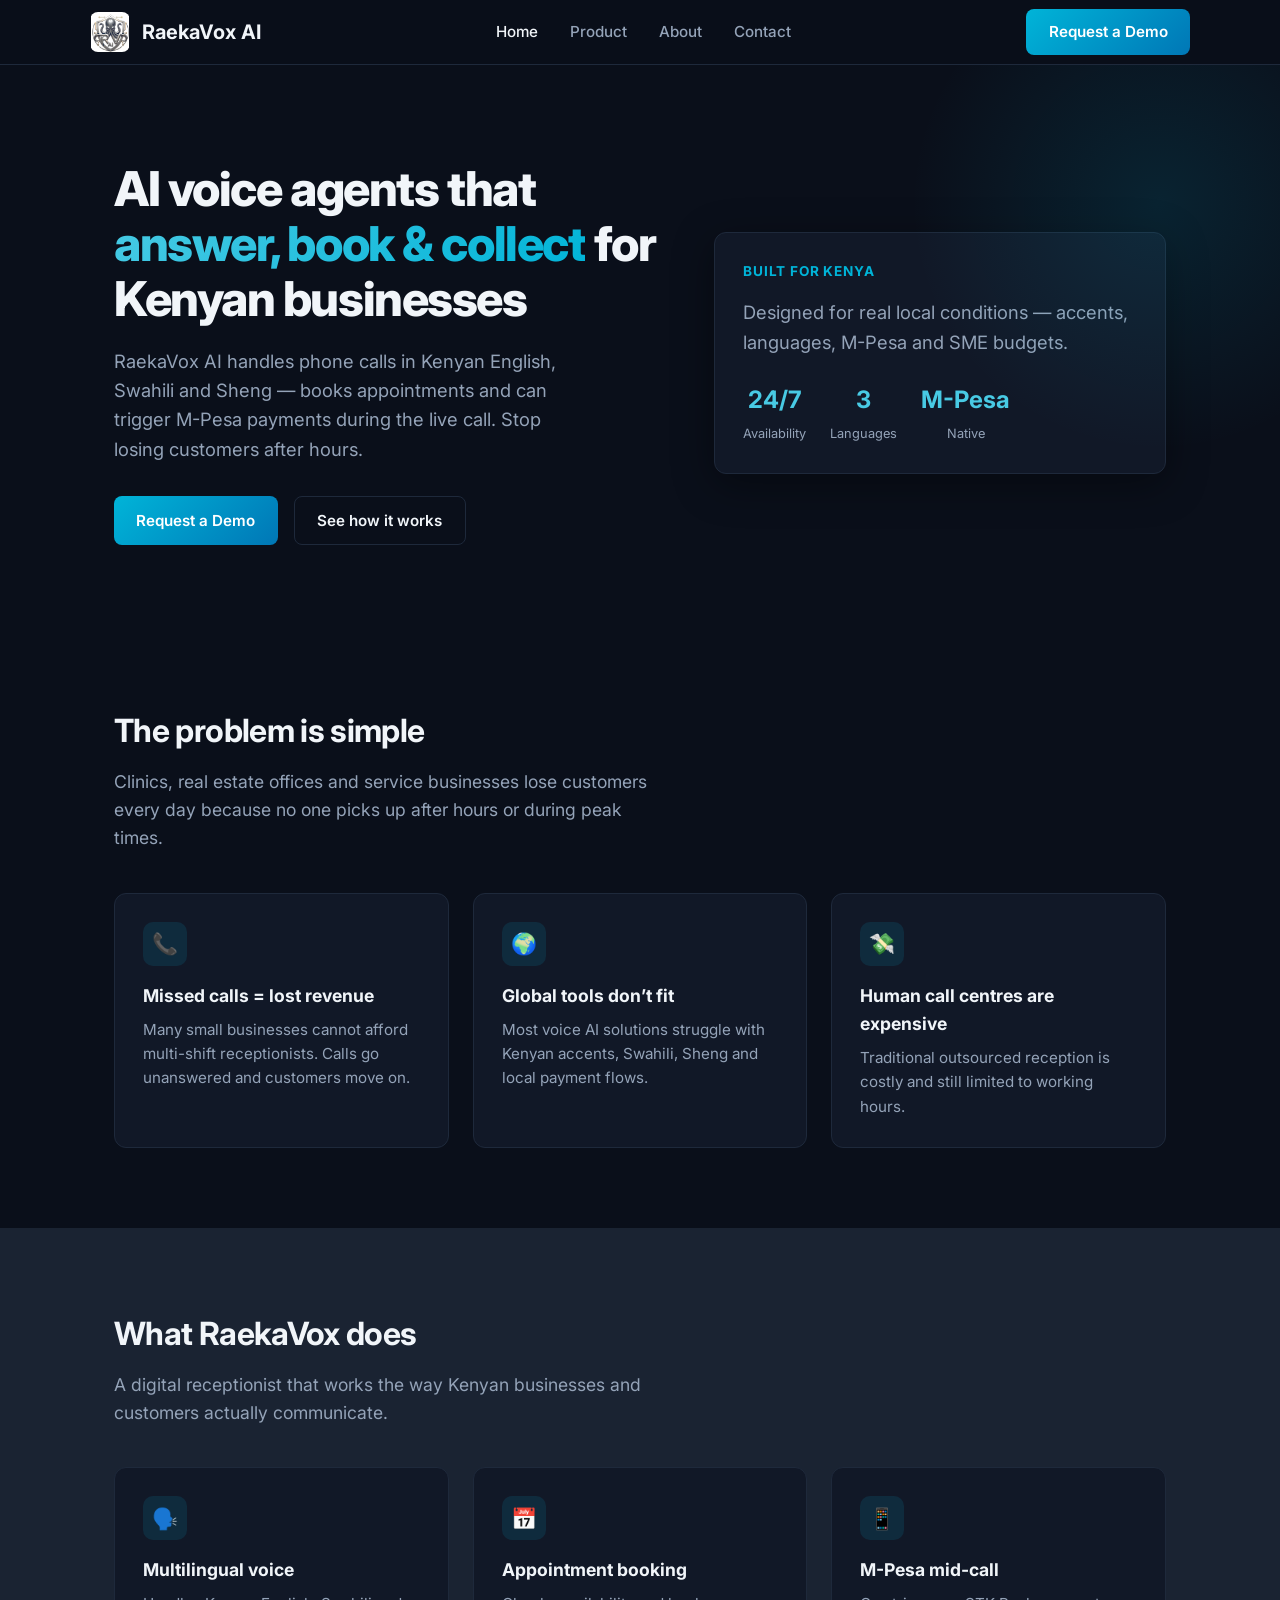
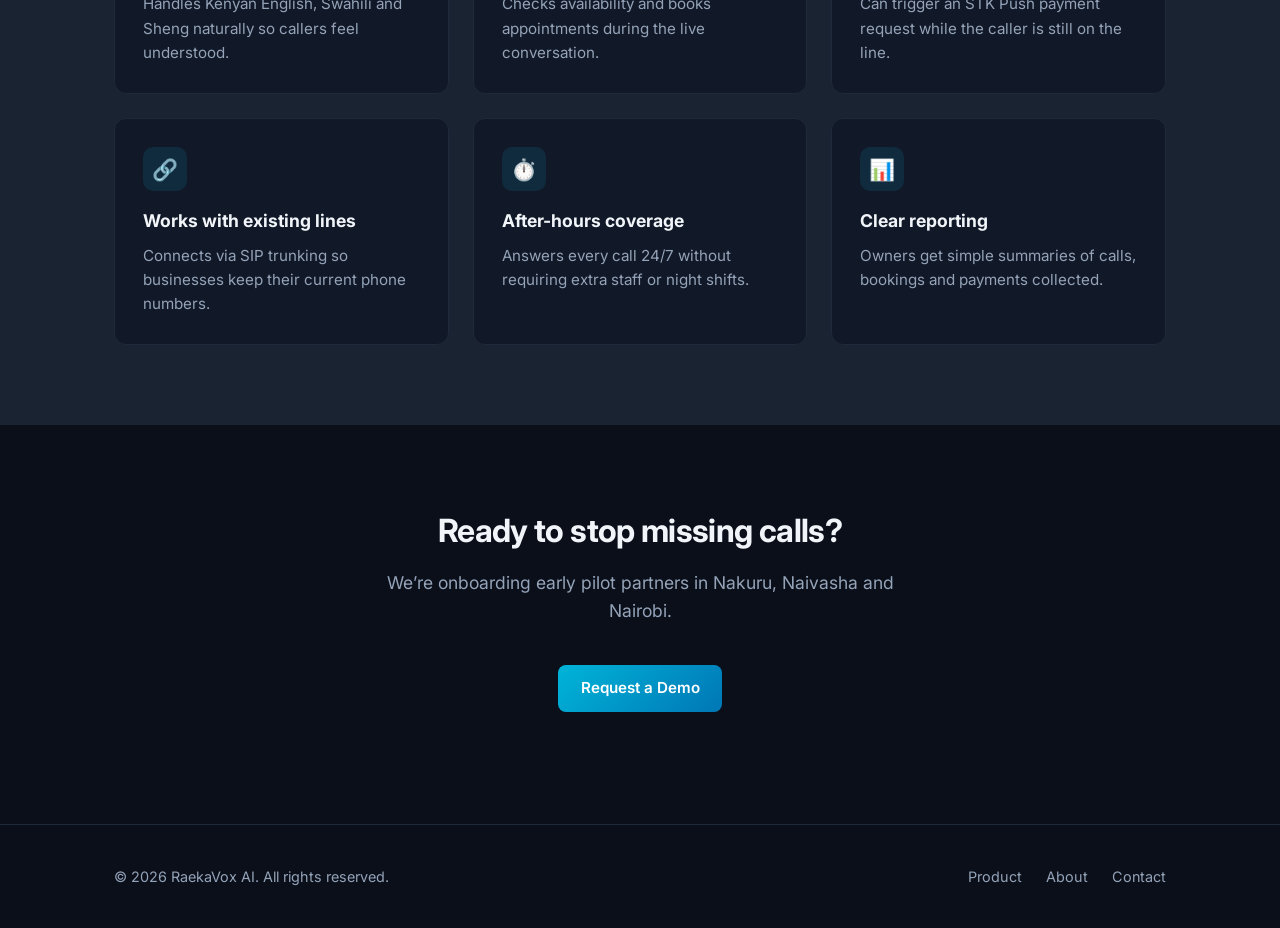
<file: index.html>
<!DOCTYPE html>
<html lang="en">
<head>
  <meta charset="UTF-8" />
  <meta name="viewport" content="width=device-width, initial-scale=1.0" />
  <title>RaekaVox AI – AI Voice Agents for Kenyan Businesses</title>
  <meta name="description" content="Multilingual AI voice agents that answer calls, book appointments and collect M-Pesa payments for Kenyan SMEs." />
  <link rel="preconnect" href="https://fonts.googleapis.com" />
  <link rel="preconnect" href="https://fonts.gstatic.com" crossorigin />
  <link href="https://fonts.googleapis.com/css2?family=Inter:wght@400;500;600;700;800&display=swap" rel="stylesheet" />
  <link rel="stylesheet" href="css/style.css" />
</head>
<body>

  <!-- NAV -->
  <nav class="nav">
    <div class="nav-inner">
      <a href="index.html" class="logo">
        <img src="images/logo.png" alt="RaekaVox AI" class="logo-img" />
        RaekaVox AI
      </a>
      <ul class="nav-links">
        <li><a href="index.html" class="active">Home</a></li>
        <li><a href="product.html">Product</a></li>
        <li><a href="about.html">About</a></li>
        <li><a href="contact.html">Contact</a></li>
      </ul>
      <a href="contact.html" class="btn btn-primary">Request a Demo</a>
    </div>
  </nav>

  <!-- HERO -->
  <section class="hero">
    <div class="container hero-grid">
      <div>
        <h1>AI voice agents that <span>answer, book & collect</span> for Kenyan businesses</h1>
        <p>
          RaekaVox AI handles phone calls in Kenyan English, Swahili and Sheng — 
          books appointments and can trigger M-Pesa payments during the live call. 
          Stop losing customers after hours.
        </p>
        <div class="hero-actions">
          <a href="contact.html" class="btn btn-primary">Request a Demo</a>
          <a href="product.html" class="btn btn-outline">See how it works</a>
        </div>
      </div>
      <div class="hero-card">
        <h3>Built for Kenya</h3>
        <p style="color: var(--text-muted); margin-bottom: 0.5rem;">
          Designed for real local conditions — accents, languages, M-Pesa and SME budgets.
        </p>
        <div class="stat-row">
          <div class="stat">
            <strong>24/7</strong>
            <span>Availability</span>
          </div>
          <div class="stat">
            <strong>3</strong>
            <span>Languages</span>
          </div>
          <div class="stat">
            <strong>M-Pesa</strong>
            <span>Native</span>
          </div>
        </div>
      </div>
    </div>
  </section>

  <!-- PROBLEM / SOLUTION -->
  <section>
    <div class="container">
      <h2 class="section-title">The problem is simple</h2>
      <p class="section-sub">
        Clinics, real estate offices and service businesses lose customers every day 
        because no one picks up after hours or during peak times.
      </p>
      <div class="features-grid">
        <div class="feature-card">
          <div class="feature-icon">📞</div>
          <h3>Missed calls = lost revenue</h3>
          <p>Many small businesses cannot afford multi-shift receptionists. Calls go unanswered and customers move on.</p>
        </div>
        <div class="feature-card">
          <div class="feature-icon">🌍</div>
          <h3>Global tools don’t fit</h3>
          <p>Most voice AI solutions struggle with Kenyan accents, Swahili, Sheng and local payment flows.</p>
        </div>
        <div class="feature-card">
          <div class="feature-icon">💸</div>
          <h3>Human call centres are expensive</h3>
          <p>Traditional outsourced reception is costly and still limited to working hours.</p>
        </div>
      </div>
    </div>
  </section>

  <!-- FEATURES -->
  <section style="background: var(--bg-elevated);">
    <div class="container">
      <h2 class="section-title">What RaekaVox does</h2>
      <p class="section-sub">
        A digital receptionist that works the way Kenyan businesses and customers actually communicate.
      </p>
      <div class="features-grid">
        <div class="feature-card">
          <div class="feature-icon">🗣️</div>
          <h3>Multilingual voice</h3>
          <p>Handles Kenyan English, Swahili and Sheng naturally so callers feel understood.</p>
        </div>
        <div class="feature-card">
          <div class="feature-icon">📅</div>
          <h3>Appointment booking</h3>
          <p>Checks availability and books appointments during the live conversation.</p>
        </div>
        <div class="feature-card">
          <div class="feature-icon">📱</div>
          <h3>M-Pesa mid-call</h3>
          <p>Can trigger an STK Push payment request while the caller is still on the line.</p>
        </div>
        <div class="feature-card">
          <div class="feature-icon">🔗</div>
          <h3>Works with existing lines</h3>
          <p>Connects via SIP trunking so businesses keep their current phone numbers.</p>
        </div>
        <div class="feature-card">
          <div class="feature-icon">⏱️</div>
          <h3>After-hours coverage</h3>
          <p>Answers every call 24/7 without requiring extra staff or night shifts.</p>
        </div>
        <div class="feature-card">
          <div class="feature-icon">📊</div>
          <h3>Clear reporting</h3>
          <p>Owners get simple summaries of calls, bookings and payments collected.</p>
        </div>
      </div>
    </div>
  </section>

  <!-- CTA -->
  <section>
    <div class="container" style="text-align: center;">
      <h2 class="section-title">Ready to stop missing calls?</h2>
      <p class="section-sub" style="margin-left: auto; margin-right: auto;">
        We’re onboarding early pilot partners in Nakuru, Naivasha and Nairobi.
      </p>
      <a href="contact.html" class="btn btn-primary">Request a Demo</a>
    </div>
  </section>

  <!-- FOOTER -->
  <footer class="footer">
    <div class="container footer-inner">
      <p>© 2026 RaekaVox AI. All rights reserved.</p>
      <div class="footer-links">
        <a href="product.html">Product</a>
        <a href="about.html">About</a>
        <a href="contact.html">Contact</a>
      </div>
    </div>
  </footer>

</body>
</html>
</file>
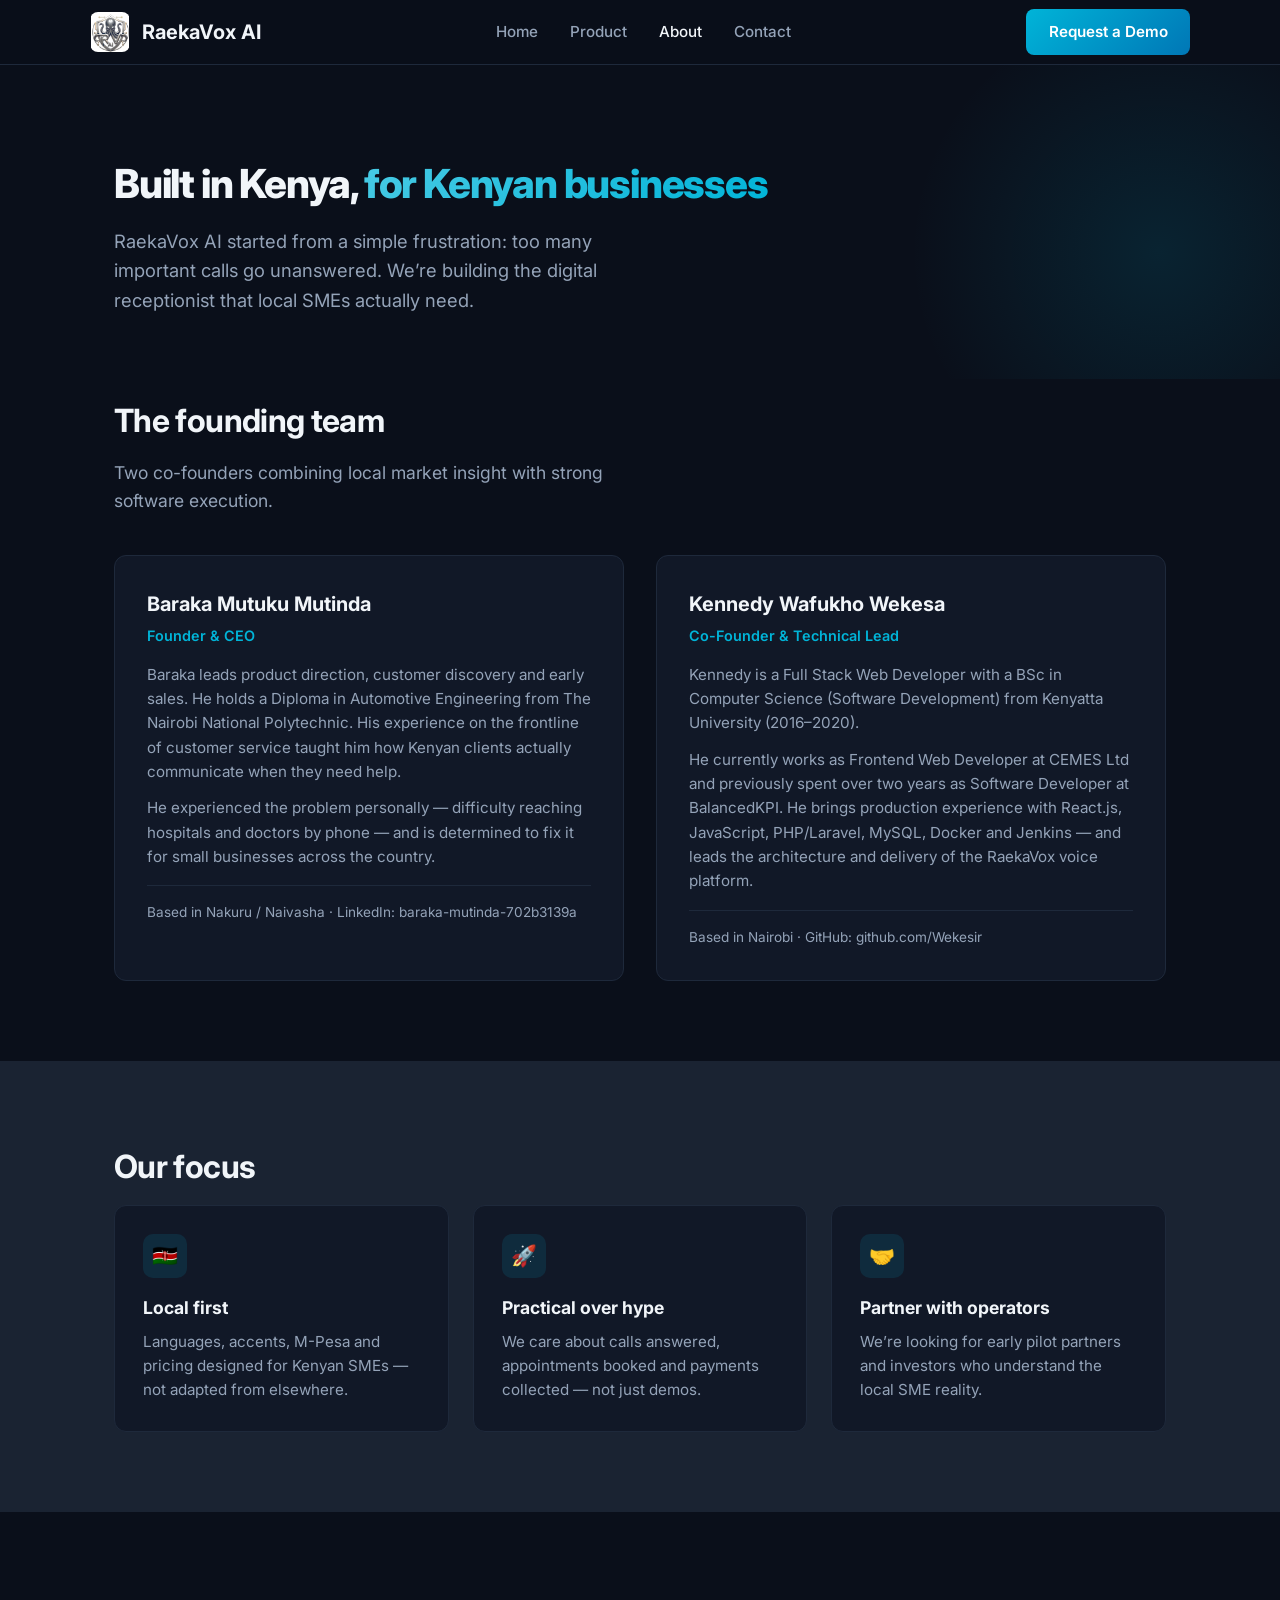
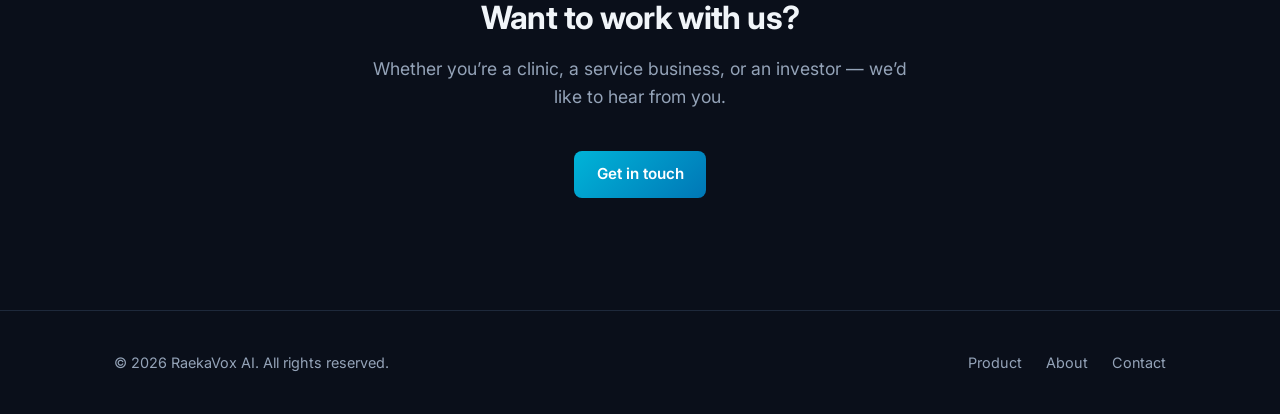
<file: about.html>
<!DOCTYPE html>
<html lang="en">
<head>
  <meta charset="UTF-8" />
  <meta name="viewport" content="width=device-width, initial-scale=1.0" />
  <title>About – RaekaVox AI</title>
  <link rel="preconnect" href="https://fonts.googleapis.com" />
  <link rel="preconnect" href="https://fonts.gstatic.com" crossorigin />
  <link href="https://fonts.googleapis.com/css2?family=Inter:wght@400;500;600;700;800&display=swap" rel="stylesheet" />
  <link rel="stylesheet" href="css/style.css" />
</head>
<body>

  <nav class="nav">
    <div class="nav-inner">
      <a href="index.html" class="logo">
        <img src="images/logo.png" alt="RaekaVox AI" class="logo-img" />
        RaekaVox AI
      </a>
      <ul class="nav-links">
        <li><a href="index.html">Home</a></li>
        <li><a href="product.html">Product</a></li>
        <li><a href="about.html" class="active">About</a></li>
        <li><a href="contact.html">Contact</a></li>
      </ul>
      <a href="contact.html" class="btn btn-primary">Request a Demo</a>
    </div>
  </nav>

  <section class="hero" style="padding-bottom: 2rem;">
    <div class="container">
      <h1 style="font-size: 2.5rem; max-width: 700px;">
        Built in Kenya, <span>for Kenyan businesses</span>
      </h1>
      <p style="color: var(--text-muted); font-size: 1.15rem; max-width: 560px;">
        RaekaVox AI started from a simple frustration: too many important calls go unanswered. 
        We’re building the digital receptionist that local SMEs actually need.
      </p>
    </div>
  </section>

  <section style="padding-top: 1rem;">
    <div class="container">
      <h2 class="section-title">The founding team</h2>
      <p class="section-sub">Two co-founders combining local market insight with strong software execution.</p>

      <div class="founders">
        <div class="founder-card">
          <h3>Baraka Mutuku Mutinda</h3>
          <div class="founder-role">Founder & CEO</div>
          <p>
            Baraka leads product direction, customer discovery and early sales. 
            He holds a Diploma in Automotive Engineering from The Nairobi National Polytechnic. 
            His experience on the frontline of customer service taught him how Kenyan clients 
            actually communicate when they need help.
          </p>
          <p>
            He experienced the problem personally — difficulty reaching hospitals and doctors by phone — 
            and is determined to fix it for small businesses across the country.
          </p>
          <div class="founder-meta">
            Based in Nakuru / Naivasha · LinkedIn: baraka-mutinda-702b3139a
          </div>
        </div>

        <div class="founder-card">
          <h3>Kennedy Wafukho Wekesa</h3>
          <div class="founder-role">Co-Founder & Technical Lead</div>
          <p>
            Kennedy is a Full Stack Web Developer with a BSc in Computer Science 
            (Software Development) from Kenyatta University (2016–2020).
          </p>
          <p>
            He currently works as Frontend Web Developer at CEMES Ltd and previously 
            spent over two years as Software Developer at BalancedKPI. 
            He brings production experience with React.js, JavaScript, PHP/Laravel, 
            MySQL, Docker and Jenkins — and leads the architecture and delivery of 
            the RaekaVox voice platform.
          </p>
          <div class="founder-meta">
            Based in Nairobi · GitHub: github.com/Wekesir
          </div>
        </div>
      </div>
    </div>
  </section>

  <section style="background: var(--bg-elevated);">
    <div class="container">
      <h2 class="section-title">Our focus</h2>
      <div class="features-grid">
        <div class="feature-card">
          <div class="feature-icon">🇰🇪</div>
          <h3>Local first</h3>
          <p>Languages, accents, M-Pesa and pricing designed for Kenyan SMEs — not adapted from elsewhere.</p>
        </div>
        <div class="feature-card">
          <div class="feature-icon">🚀</div>
          <h3>Practical over hype</h3>
          <p>We care about calls answered, appointments booked and payments collected — not just demos.</p>
        </div>
        <div class="feature-card">
          <div class="feature-icon">🤝</div>
          <h3>Partner with operators</h3>
          <p>We’re looking for early pilot partners and investors who understand the local SME reality.</p>
        </div>
      </div>
    </div>
  </section>

  <section>
    <div class="container" style="text-align: center;">
      <h2 class="section-title">Want to work with us?</h2>
      <p class="section-sub" style="margin-left: auto; margin-right: auto;">
        Whether you’re a clinic, a service business, or an investor — we’d like to hear from you.
      </p>
      <a href="contact.html" class="btn btn-primary">Get in touch</a>
    </div>
  </section>

  <footer class="footer">
    <div class="container footer-inner">
      <p>© 2026 RaekaVox AI. All rights reserved.</p>
      <div class="footer-links">
        <a href="product.html">Product</a>
        <a href="about.html">About</a>
        <a href="contact.html">Contact</a>
      </div>
    </div>
  </footer>

</body>
</html>
</file>
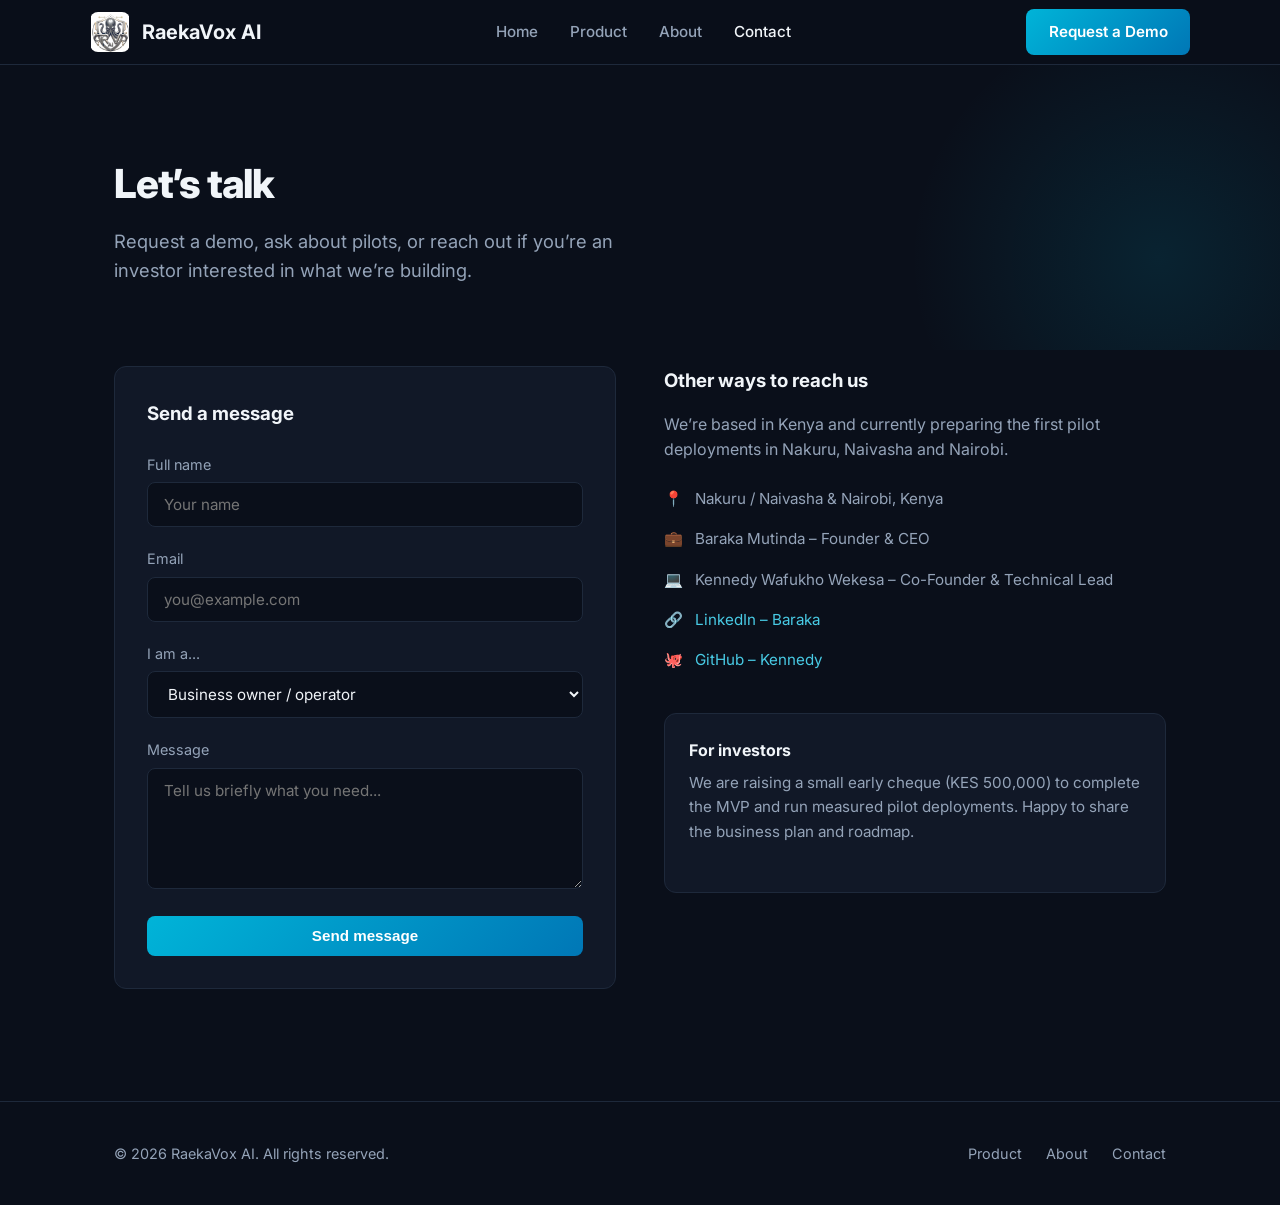
<file: contact.html>
<!DOCTYPE html>
<html lang="en">
<head>
  <meta charset="UTF-8" />
  <meta name="viewport" content="width=device-width, initial-scale=1.0" />
  <title>Contact – RaekaVox AI</title>
  <link rel="preconnect" href="https://fonts.googleapis.com" />
  <link rel="preconnect" href="https://fonts.gstatic.com" crossorigin />
  <link href="https://fonts.googleapis.com/css2?family=Inter:wght@400;500;600;700;800&display=swap" rel="stylesheet" />
  <link rel="stylesheet" href="css/style.css" />
</head>
<body>

  <nav class="nav">
    <div class="nav-inner">
      <a href="index.html" class="logo">
        <img src="images/logo.png" alt="RaekaVox AI" class="logo-img" />
        RaekaVox AI
      </a>
      <ul class="nav-links">
        <li><a href="index.html">Home</a></li>
        <li><a href="product.html">Product</a></li>
        <li><a href="about.html">About</a></li>
        <li><a href="contact.html" class="active">Contact</a></li>
      </ul>
      <a href="contact.html" class="btn btn-primary">Request a Demo</a>
    </div>
  </nav>

  <section class="hero" style="padding-bottom: 2rem;">
    <div class="container">
      <h1 style="font-size: 2.5rem;">Let’s talk</h1>
      <p style="color: var(--text-muted); font-size: 1.15rem; max-width: 500px;">
        Request a demo, ask about pilots, or reach out if you’re an investor interested in what we’re building.
      </p>
    </div>
  </section>

  <section style="padding-top: 1rem;">
    <div class="container contact-grid">
      <div class="contact-form">
        <h3 style="margin-bottom: 1.5rem;">Send a message</h3>
        <form action="#" method="POST" onsubmit="event.preventDefault(); alert('Thanks! We will get back to you shortly.');">
          <div class="form-group">
            <label for="name">Full name</label>
            <input type="text" id="name" name="name" required placeholder="Your name" />
          </div>
          <div class="form-group">
            <label for="email">Email</label>
            <input type="email" id="email" name="email" required placeholder="you@example.com" />
          </div>
          <div class="form-group">
            <label for="type">I am a...</label>
            <select id="type" name="type">
              <option value="business">Business owner / operator</option>
              <option value="investor">Investor</option>
              <option value="other">Other</option>
            </select>
          </div>
          <div class="form-group">
            <label for="message">Message</label>
            <textarea id="message" name="message" rows="5" required placeholder="Tell us briefly what you need..."></textarea>
          </div>
          <button type="submit" class="btn btn-primary" style="width: 100%;">Send message</button>
        </form>
      </div>

      <div class="contact-info">
        <h3>Other ways to reach us</h3>
        <p>
          We’re based in Kenya and currently preparing the first pilot deployments 
          in Nakuru, Naivasha and Nairobi.
        </p>
        <div class="info-item">
          <span>📍</span>
          <span>Nakuru / Naivasha & Nairobi, Kenya</span>
        </div>
        <div class="info-item">
          <span>💼</span>
          <span>Baraka Mutinda – Founder & CEO</span>
        </div>
        <div class="info-item">
          <span>💻</span>
          <span>Kennedy Wafukho Wekesa – Co-Founder & Technical Lead</span>
        </div>
        <div class="info-item">
          <span>🔗</span>
          <span><a href="https://www.linkedin.com/in/baraka-mutinda-702b3139a/" target="_blank" rel="noopener">LinkedIn – Baraka</a></span>
        </div>
        <div class="info-item">
          <span>🐙</span>
          <span><a href="https://github.com/Wekesir" target="_blank" rel="noopener">GitHub – Kennedy</a></span>
        </div>

        <div style="margin-top: 2.5rem; padding: 1.5rem; background: var(--bg-card); border-radius: var(--radius); border: 1px solid var(--border);">
          <h4 style="margin-bottom: 0.5rem;">For investors</h4>
          <p style="color: var(--text-muted); font-size: 0.95rem;">
            We are raising a small early cheque (KES 500,000) to complete the MVP 
            and run measured pilot deployments. Happy to share the business plan and roadmap.
          </p>
        </div>
      </div>
    </div>
  </section>

  <footer class="footer">
    <div class="container footer-inner">
      <p>© 2026 RaekaVox AI. All rights reserved.</p>
      <div class="footer-links">
        <a href="product.html">Product</a>
        <a href="about.html">About</a>
        <a href="contact.html">Contact</a>
      </div>
    </div>
  </footer>

</body>
</html>
</file>
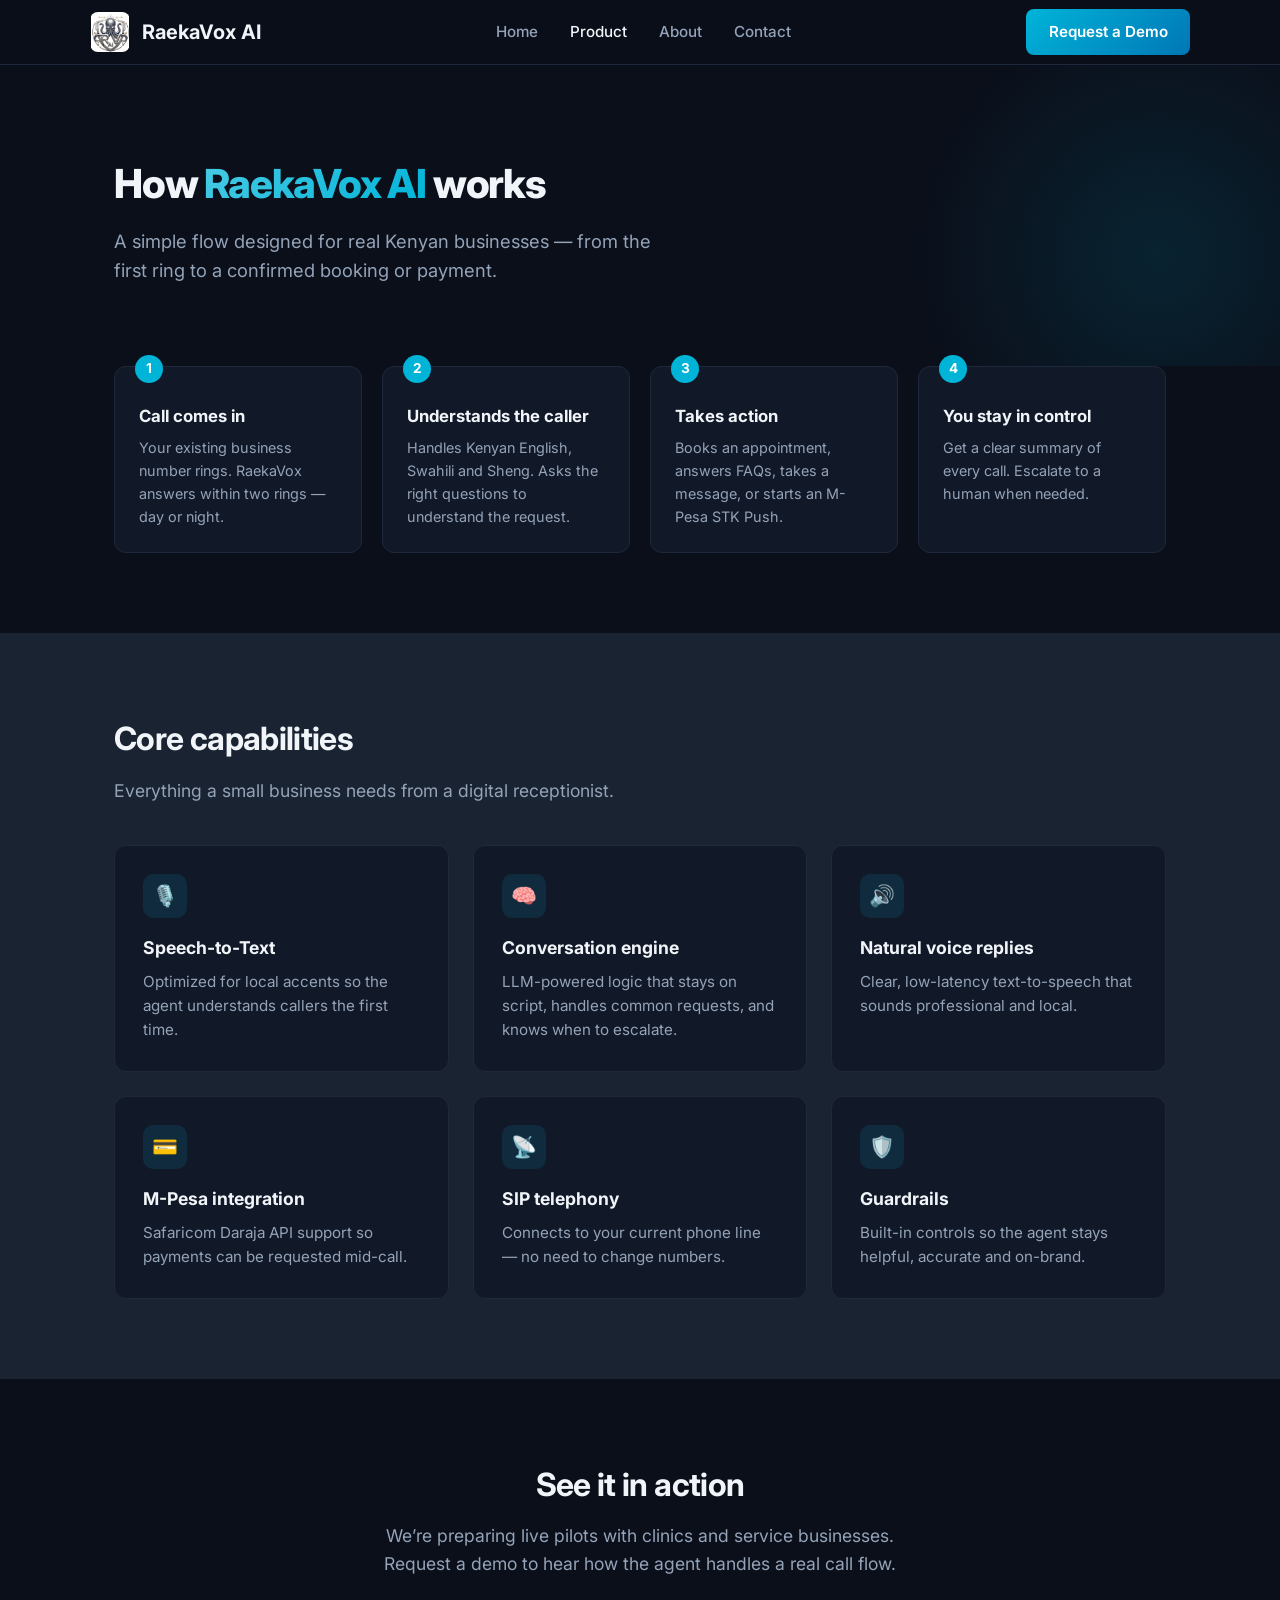
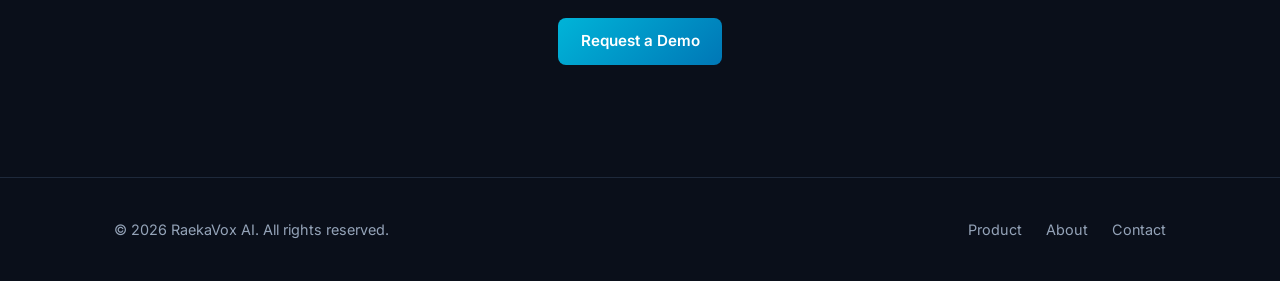
<file: product.html>
<!DOCTYPE html>
<html lang="en">
<head>
  <meta charset="UTF-8" />
  <meta name="viewport" content="width=device-width, initial-scale=1.0" />
  <title>Product – RaekaVox AI</title>
  <link rel="preconnect" href="https://fonts.googleapis.com" />
  <link rel="preconnect" href="https://fonts.gstatic.com" crossorigin />
  <link href="https://fonts.googleapis.com/css2?family=Inter:wght@400;500;600;700;800&display=swap" rel="stylesheet" />
  <link rel="stylesheet" href="css/style.css" />
</head>
<body>

  <nav class="nav">
    <div class="nav-inner">
      <a href="index.html" class="logo">
        <img src="images/logo.png" alt="RaekaVox AI" class="logo-img" />
        RaekaVox AI
      </a>
      <ul class="nav-links">
        <li><a href="index.html">Home</a></li>
        <li><a href="product.html" class="active">Product</a></li>
        <li><a href="about.html">About</a></li>
        <li><a href="contact.html">Contact</a></li>
      </ul>
      <a href="contact.html" class="btn btn-primary">Request a Demo</a>
    </div>
  </nav>

  <section class="hero" style="padding-bottom: 3rem;">
    <div class="container">
      <h1 style="font-size: 2.5rem; max-width: 700px;">
        How <span>RaekaVox AI</span> works
      </h1>
      <p style="color: var(--text-muted); font-size: 1.15rem; max-width: 560px;">
        A simple flow designed for real Kenyan businesses — from the first ring to a confirmed booking or payment.
      </p>
    </div>
  </section>

  <section style="padding-top: 0;">
    <div class="container">
      <div class="steps">
        <div class="step">
          <h3>Call comes in</h3>
          <p>Your existing business number rings. RaekaVox answers within two rings — day or night.</p>
        </div>
        <div class="step">
          <h3>Understands the caller</h3>
          <p>Handles Kenyan English, Swahili and Sheng. Asks the right questions to understand the request.</p>
        </div>
        <div class="step">
          <h3>Takes action</h3>
          <p>Books an appointment, answers FAQs, takes a message, or starts an M-Pesa STK Push.</p>
        </div>
        <div class="step">
          <h3>You stay in control</h3>
          <p>Get a clear summary of every call. Escalate to a human when needed.</p>
        </div>
      </div>
    </div>
  </section>

  <section style="background: var(--bg-elevated);">
    <div class="container">
      <h2 class="section-title">Core capabilities</h2>
      <p class="section-sub">Everything a small business needs from a digital receptionist.</p>

      <div class="features-grid">
        <div class="feature-card">
          <div class="feature-icon">🎙️</div>
          <h3>Speech-to-Text</h3>
          <p>Optimized for local accents so the agent understands callers the first time.</p>
        </div>
        <div class="feature-card">
          <div class="feature-icon">🧠</div>
          <h3>Conversation engine</h3>
          <p>LLM-powered logic that stays on script, handles common requests, and knows when to escalate.</p>
        </div>
        <div class="feature-card">
          <div class="feature-icon">🔊</div>
          <h3>Natural voice replies</h3>
          <p>Clear, low-latency text-to-speech that sounds professional and local.</p>
        </div>
        <div class="feature-card">
          <div class="feature-icon">💳</div>
          <h3>M-Pesa integration</h3>
          <p>Safaricom Daraja API support so payments can be requested mid-call.</p>
        </div>
        <div class="feature-card">
          <div class="feature-icon">📡</div>
          <h3>SIP telephony</h3>
          <p>Connects to your current phone line — no need to change numbers.</p>
        </div>
        <div class="feature-card">
          <div class="feature-icon">🛡️</div>
          <h3>Guardrails</h3>
          <p>Built-in controls so the agent stays helpful, accurate and on-brand.</p>
        </div>
      </div>
    </div>
  </section>

  <section>
    <div class="container" style="text-align: center;">
      <h2 class="section-title">See it in action</h2>
      <p class="section-sub" style="margin-left: auto; margin-right: auto;">
        We’re preparing live pilots with clinics and service businesses. 
        Request a demo to hear how the agent handles a real call flow.
      </p>
      <a href="contact.html" class="btn btn-primary">Request a Demo</a>
    </div>
  </section>

  <footer class="footer">
    <div class="container footer-inner">
      <p>© 2026 RaekaVox AI. All rights reserved.</p>
      <div class="footer-links">
        <a href="product.html">Product</a>
        <a href="about.html">About</a>
        <a href="contact.html">Contact</a>
      </div>
    </div>
  </footer>

</body>
</html>
</file>
<file: css/style.css>
/* RaekaVox AI – Dark Tech Theme */
:root {
  --bg: #0a0f1a;
  --bg-card: #111827;
  --bg-elevated: #1a2332;
  --primary: #00b4d8;
  --primary-dim: #0077b6;
  --accent: #48cae4;
  --text: #f1f5f9;
  --text-muted: #94a3b8;
  --border: #1e293b;
  --success: #10b981;
  --radius: 12px;
  --shadow: 0 10px 40px rgba(0, 0, 0, 0.4);
}

* {
  margin: 0;
  padding: 0;
  box-sizing: border-box;
}

html {
  scroll-behavior: smooth;
}

body {
  font-family: 'Inter', system-ui, -apple-system, sans-serif;
  background: var(--bg);
  color: var(--text);
  line-height: 1.6;
  min-height: 100vh;
}

a {
  color: var(--accent);
  text-decoration: none;
  transition: color 0.2s;
}
a:hover {
  color: var(--primary);
}

img {
  max-width: 100%;
  height: auto;
}

/* ========== NAV ========== */
.nav {
  position: sticky;
  top: 0;
  z-index: 100;
  background: rgba(10, 15, 26, 0.92);
  backdrop-filter: blur(12px);
  border-bottom: 1px solid var(--border);
  padding: 0 1.5rem;
}

.nav-inner {
  max-width: 1100px;
  margin: 0 auto;
  display: flex;
  align-items: center;
  justify-content: space-between;
  height: 64px;
}

.logo {
  display: flex;
  align-items: center;
  gap: 0.75rem;
  font-weight: 700;
  font-size: 1.25rem;
  color: var(--text);
}

.logo-icon {
  width: 36px;
  height: 36px;
  background: linear-gradient(135deg, var(--primary), var(--primary-dim));
  border-radius: 8px;
  display: flex;
  align-items: center;
  justify-content: center;
  font-size: 1.1rem;
}

.nav-links {
  display: flex;
  gap: 2rem;
  list-style: none;
}

.nav-links a {
  color: var(--text-muted);
  font-size: 0.95rem;
  font-weight: 500;
}
.nav-links a:hover,
.nav-links a.active {
  color: var(--text);
}

.btn {
  display: inline-flex;
  align-items: center;
  justify-content: center;
  padding: 0.7rem 1.4rem;
  border-radius: 8px;
  font-weight: 600;
  font-size: 0.95rem;
  border: none;
  cursor: pointer;
  transition: all 0.2s;
}

.btn-primary {
  background: linear-gradient(135deg, var(--primary), var(--primary-dim));
  color: #fff;
}
.btn-primary:hover {
  transform: translateY(-1px);
  box-shadow: 0 6px 20px rgba(0, 180, 216, 0.35);
  color: #fff;
}

.btn-outline {
  background: transparent;
  border: 1px solid var(--border);
  color: var(--text);
}
.btn-outline:hover {
  border-color: var(--primary);
  color: var(--primary);
}

/* ========== LAYOUT ========== */
.container {
  max-width: 1100px;
  margin: 0 auto;
  padding: 0 1.5rem;
}

section {
  padding: 5rem 0;
}

.section-title {
  font-size: 2rem;
  font-weight: 700;
  margin-bottom: 0.75rem;
  letter-spacing: -0.02em;
}

.section-sub {
  color: var(--text-muted);
  font-size: 1.1rem;
  max-width: 560px;
  margin-bottom: 2.5rem;
}

/* ========== HERO ========== */
.hero {
  padding: 6rem 0 5rem;
  position: relative;
  overflow: hidden;
}

.hero::before {
  content: '';
  position: absolute;
  top: -20%;
  right: -10%;
  width: 500px;
  height: 500px;
  background: radial-gradient(circle, rgba(0, 180, 216, 0.12) 0%, transparent 70%);
  pointer-events: none;
}

.hero-grid {
  display: grid;
  grid-template-columns: 1.1fr 0.9fr;
  gap: 3rem;
  align-items: center;
}

.hero h1 {
  font-size: 3rem;
  font-weight: 800;
  line-height: 1.15;
  letter-spacing: -0.03em;
  margin-bottom: 1.25rem;
}

.hero h1 span {
  background: linear-gradient(135deg, var(--accent), var(--primary));
  -webkit-background-clip: text;
  -webkit-text-fill-color: transparent;
  background-clip: text;
}

.hero p {
  color: var(--text-muted);
  font-size: 1.15rem;
  margin-bottom: 2rem;
  max-width: 480px;
}

.hero-actions {
  display: flex;
  gap: 1rem;
  flex-wrap: wrap;
}

.hero-card {
  background: var(--bg-card);
  border: 1px solid var(--border);
  border-radius: var(--radius);
  padding: 1.75rem;
  box-shadow: var(--shadow);
}

.hero-card h3 {
  font-size: 0.85rem;
  text-transform: uppercase;
  letter-spacing: 0.06em;
  color: var(--primary);
  margin-bottom: 1rem;
}

.stat-row {
  display: flex;
  gap: 1.5rem;
  margin-top: 1.5rem;
}

.stat {
  text-align: center;
}
.stat strong {
  display: block;
  font-size: 1.5rem;
  color: var(--accent);
}
.stat span {
  font-size: 0.8rem;
  color: var(--text-muted);
}

/* ========== FEATURES ========== */
.features-grid {
  display: grid;
  grid-template-columns: repeat(3, 1fr);
  gap: 1.5rem;
}

.feature-card {
  background: var(--bg-card);
  border: 1px solid var(--border);
  border-radius: var(--radius);
  padding: 1.75rem;
  transition: border-color 0.2s, transform 0.2s;
}
.feature-card:hover {
  border-color: var(--primary-dim);
  transform: translateY(-3px);
}

.feature-icon {
  width: 44px;
  height: 44px;
  background: rgba(0, 180, 216, 0.12);
  border-radius: 10px;
  display: flex;
  align-items: center;
  justify-content: center;
  font-size: 1.3rem;
  margin-bottom: 1rem;
}

.feature-card h3 {
  font-size: 1.1rem;
  margin-bottom: 0.5rem;
}
.feature-card p {
  color: var(--text-muted);
  font-size: 0.95rem;
}

/* ========== HOW IT WORKS ========== */
.steps {
  display: grid;
  grid-template-columns: repeat(4, 1fr);
  gap: 1.25rem;
  counter-reset: step;
}

.step {
  background: var(--bg-card);
  border: 1px solid var(--border);
  border-radius: var(--radius);
  padding: 1.5rem;
  position: relative;
}
.step::before {
  counter-increment: step;
  content: counter(step);
  position: absolute;
  top: -12px;
  left: 1.25rem;
  background: var(--primary);
  color: #fff;
  width: 28px;
  height: 28px;
  border-radius: 50%;
  display: flex;
  align-items: center;
  justify-content: center;
  font-size: 0.85rem;
  font-weight: 700;
}
.step h3 {
  margin-top: 0.75rem;
  margin-bottom: 0.4rem;
  font-size: 1.05rem;
}
.step p {
  color: var(--text-muted);
  font-size: 0.9rem;
}

/* ========== ABOUT / FOUNDERS ========== */
.founders {
  display: grid;
  grid-template-columns: 1fr 1fr;
  gap: 2rem;
}

.founder-card {
  background: var(--bg-card);
  border: 1px solid var(--border);
  border-radius: var(--radius);
  padding: 2rem;
}

.founder-card h3 {
  font-size: 1.25rem;
  margin-bottom: 0.25rem;
}
.founder-role {
  color: var(--primary);
  font-size: 0.9rem;
  font-weight: 600;
  margin-bottom: 1rem;
}
.founder-card p {
  color: var(--text-muted);
  font-size: 0.95rem;
  margin-bottom: 0.75rem;
}
.founder-meta {
  font-size: 0.85rem;
  color: var(--text-muted);
  border-top: 1px solid var(--border);
  padding-top: 1rem;
  margin-top: 1rem;
}

/* ========== CONTACT ========== */
.contact-grid {
  display: grid;
  grid-template-columns: 1fr 1fr;
  gap: 3rem;
}

.contact-form {
  background: var(--bg-card);
  border: 1px solid var(--border);
  border-radius: var(--radius);
  padding: 2rem;
}

.form-group {
  margin-bottom: 1.25rem;
}
.form-group label {
  display: block;
  font-size: 0.9rem;
  margin-bottom: 0.4rem;
  color: var(--text-muted);
}
.form-group input,
.form-group textarea,
.form-group select {
  width: 100%;
  padding: 0.75rem 1rem;
  background: var(--bg);
  border: 1px solid var(--border);
  border-radius: 8px;
  color: var(--text);
  font-size: 0.95rem;
  font-family: inherit;
}
.form-group input:focus,
.form-group textarea:focus,
.form-group select:focus {
  outline: none;
  border-color: var(--primary);
}

.contact-info h3 {
  margin-bottom: 1rem;
}
.contact-info p {
  color: var(--text-muted);
  margin-bottom: 1.5rem;
}
.info-item {
  display: flex;
  gap: 0.75rem;
  margin-bottom: 1rem;
  color: var(--text-muted);
  font-size: 0.95rem;
}

/* ========== FOOTER ========== */
.footer {
  border-top: 1px solid var(--border);
  padding: 2.5rem 0;
  margin-top: 2rem;
}
.footer-inner {
  display: flex;
  justify-content: space-between;
  align-items: center;
  flex-wrap: wrap;
  gap: 1rem;
}
.footer p {
  color: var(--text-muted);
  font-size: 0.9rem;
}
.footer-links {
  display: flex;
  gap: 1.5rem;
}
.footer-links a {
  color: var(--text-muted);
  font-size: 0.9rem;
}

/* ========== RESPONSIVE ========== */
@media (max-width: 900px) {
  .hero-grid,
  .founders,
  .contact-grid {
    grid-template-columns: 1fr;
  }
  .features-grid {
    grid-template-columns: 1fr 1fr;
  }
  .steps {
    grid-template-columns: 1fr 1fr;
  }
  .hero h1 {
    font-size: 2.3rem;
  }
  .nav-links {
    display: none;
  }
}

@media (max-width: 560px) {
  .features-grid,
  .steps {
    grid-template-columns: 1fr;
  }
  .hero h1 {
    font-size: 1.9rem;
  }
  section {
    padding: 3.5rem 0;
  }
}

.logo-img {
  width: 40px;
  height: 40px;
  object-fit: contain;
  border-radius: 8px;
}
</file>
